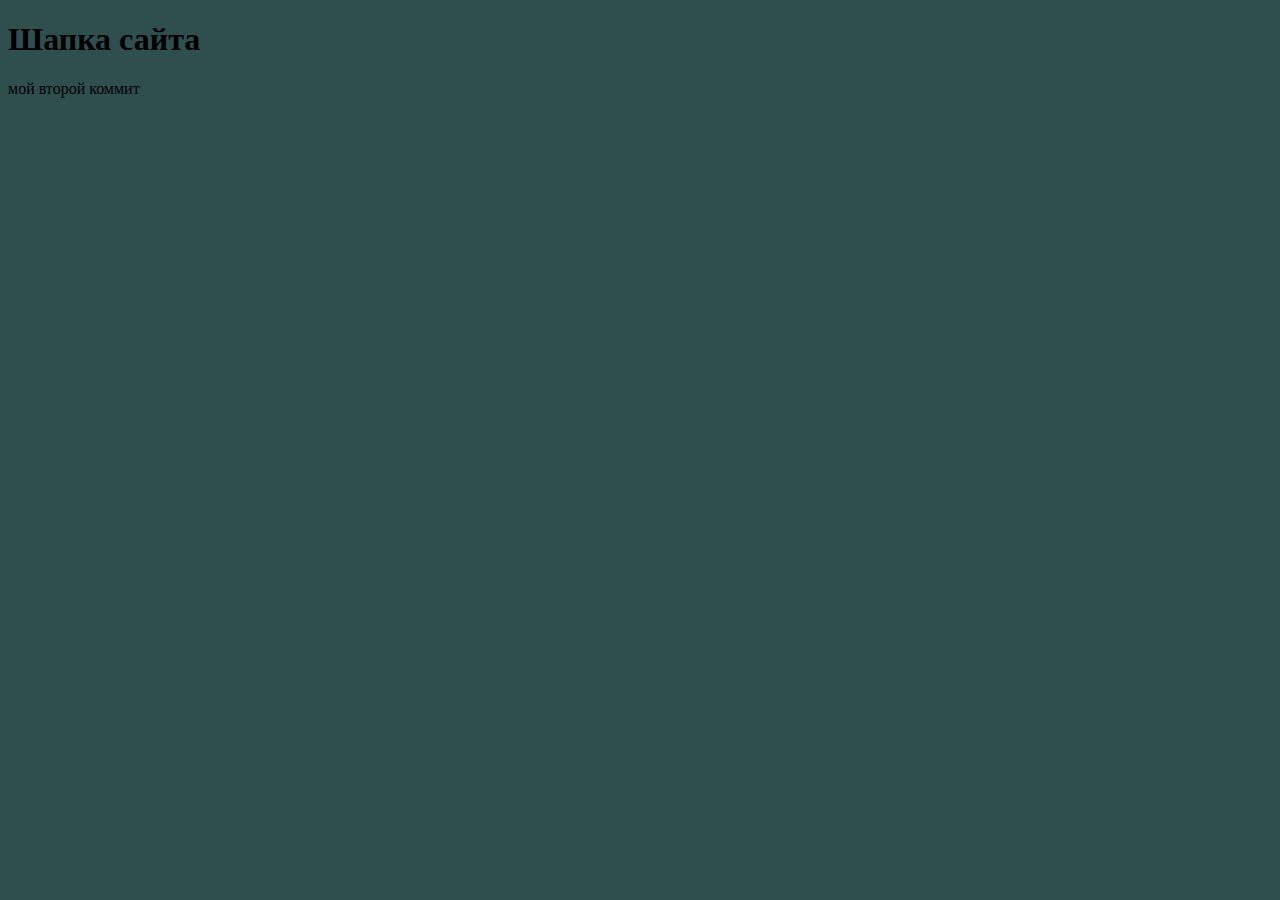
<file: index.html>
<!DOCTYPE html>
<html>
    <head>
        <meta charset="UTF-8">
        <link rel="stylesheet" href="style.css">
        <title>Портфолио</title>
        <meta name="viewport" content="width=device-width, initial-scale=1">
        <meta name="description" content="портфолио на Яндекс Практикуме">
        <meta name="keywords" content="html, css, javascript">
        <meta name="author" content="Сергей Ерхов">
    </head>
    <body class="page">
        <header class="headers"> 
            <h1>
Шапка сайта
            </h1>
            <p> мой второй коммит</p>
        </header>

    </body>
</html>
</file>
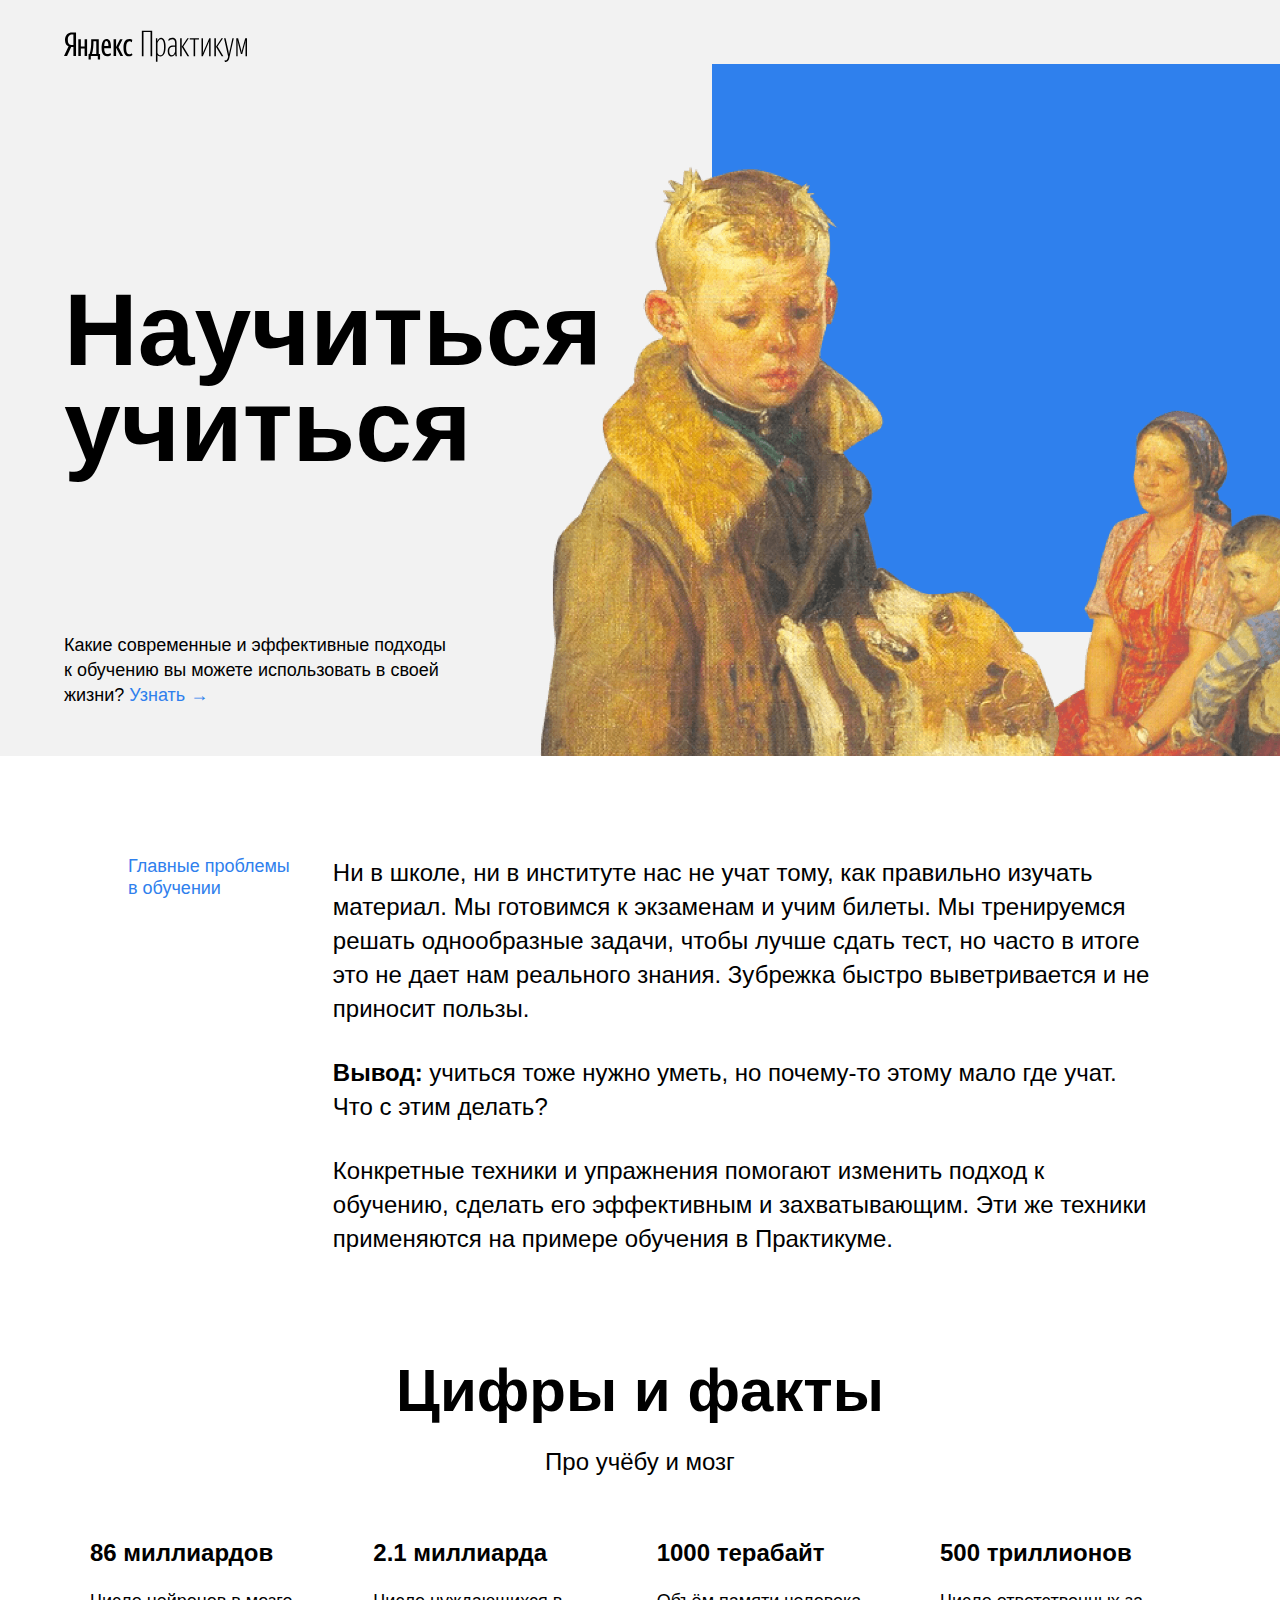
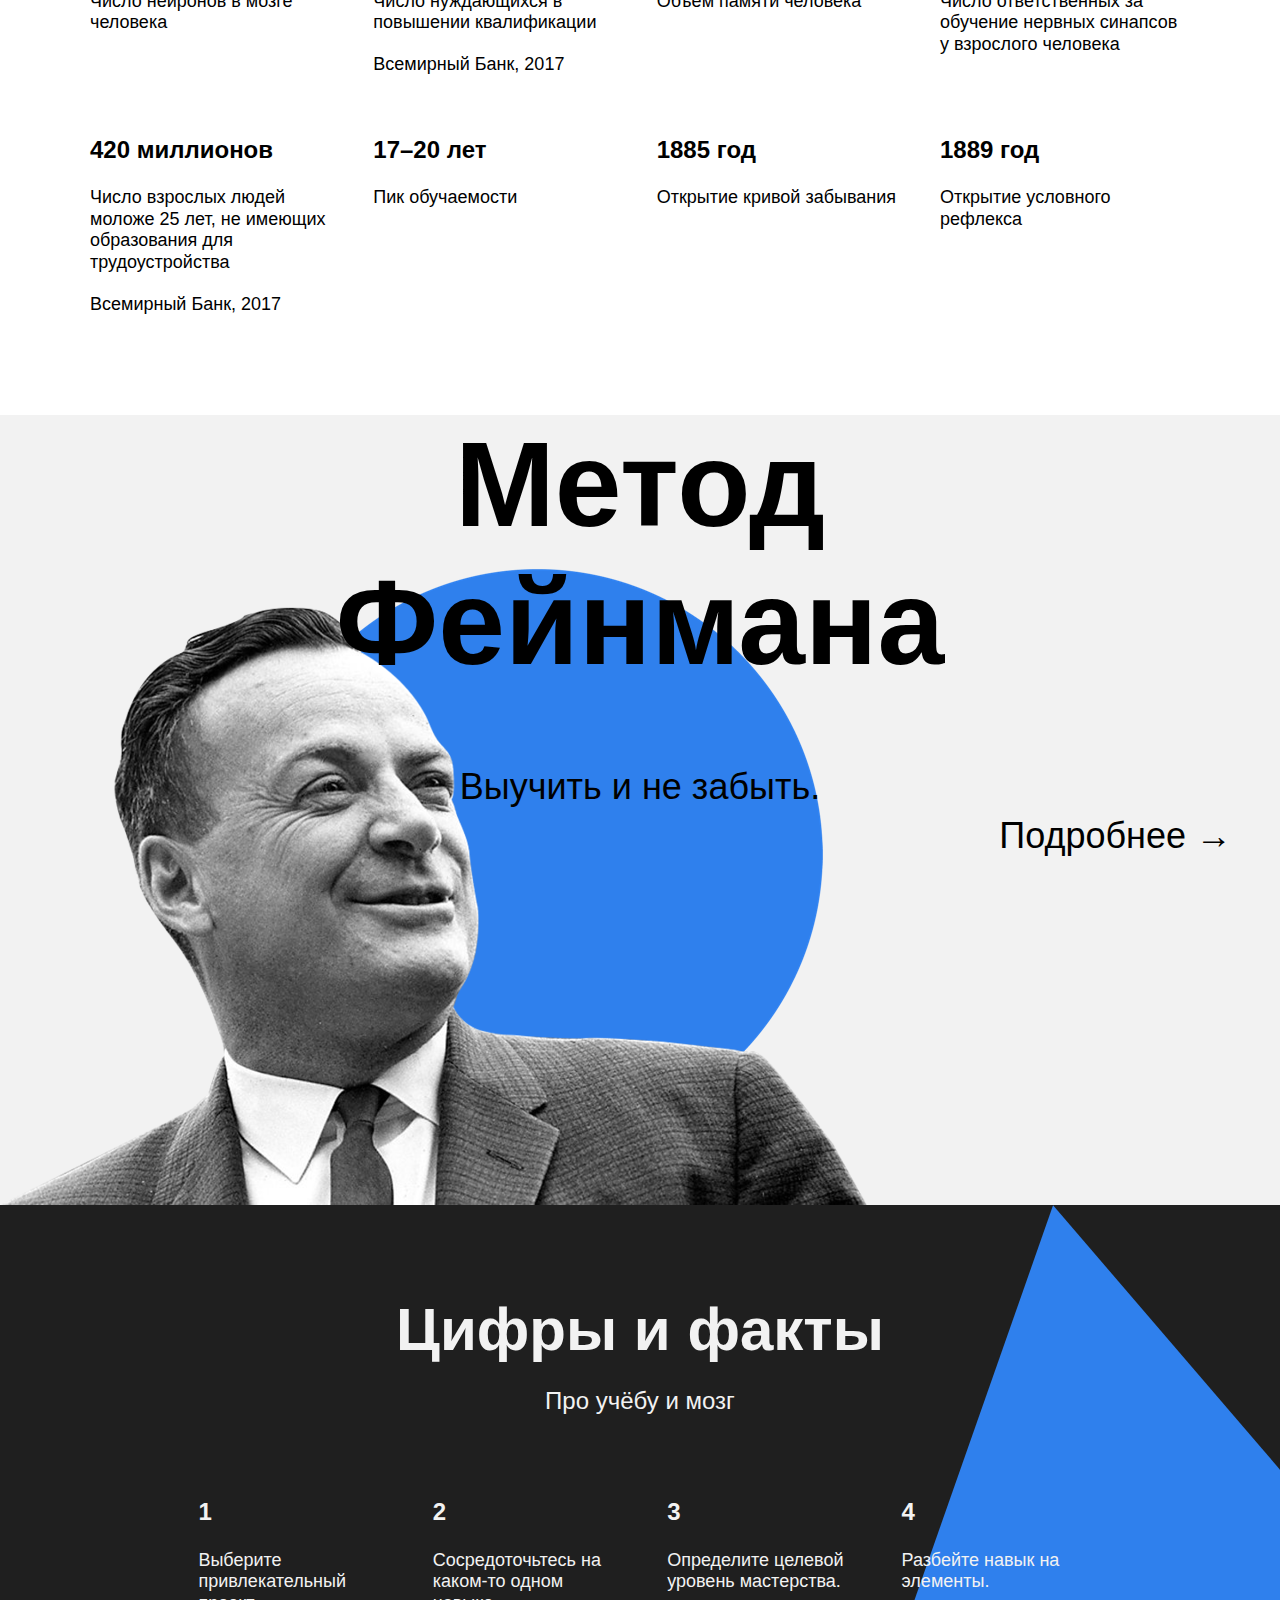
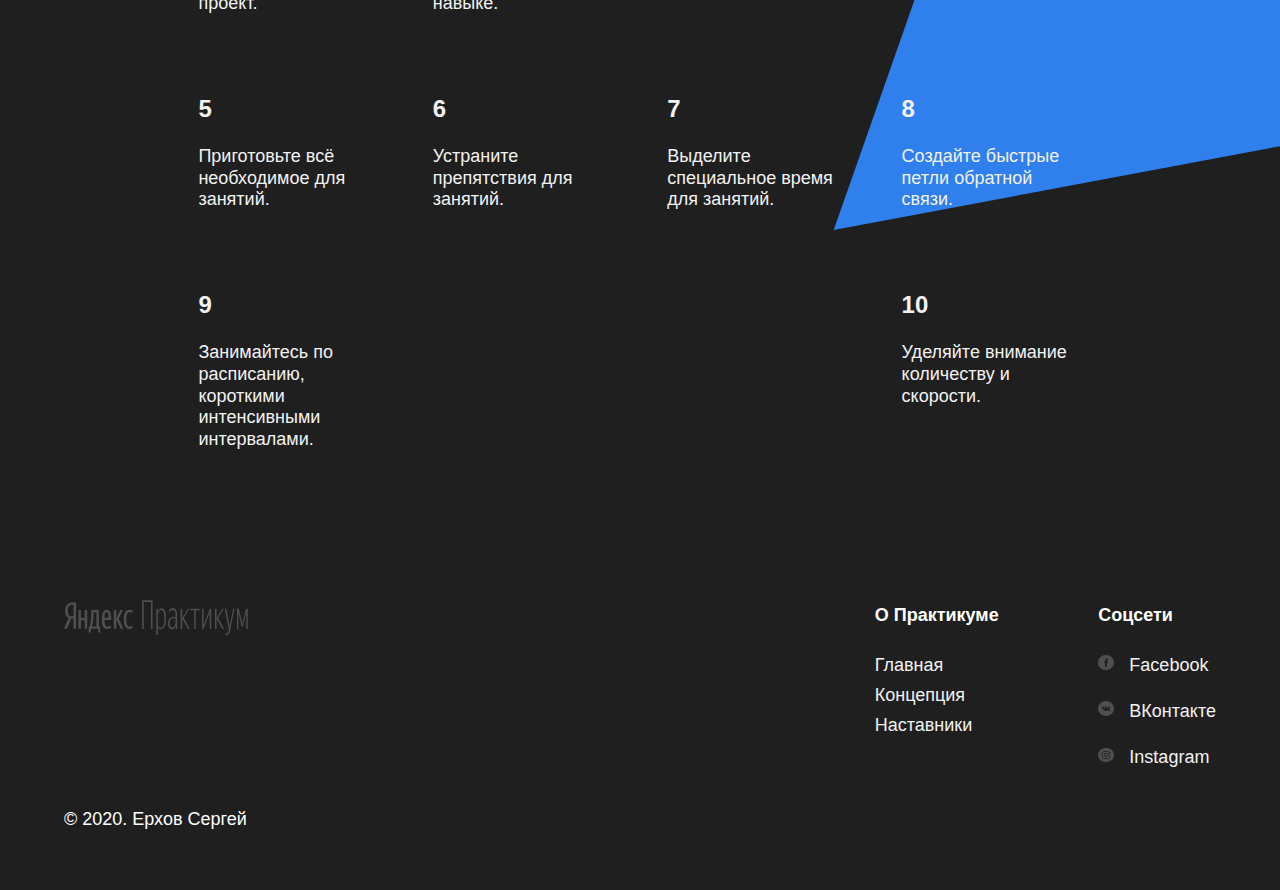
<file: how-to-learn-master/index.html>
<!DOCTYPE html>
<html lang="ru">
<head>
  <meta charset="UTF-8">
  <meta name="viewport" content="width=device-width, initial-scale=1.0">
  <link rel="stylesheet" href="./styles/normalize.css">
  <link rel="stylesheet" href="./styles/style.css">
  <title>Научиться учиться</title>
</head>
<body>
  <div class="page">
    <header class="header">
     <a class="logo logo_place_header" href="/"><img src="./images/logo_place_header.svg" alt="images"></a>


<div class="header__title">
  <p>
    Научиться <br> учиться
  </p>
</div>

<div class="header__subtitle">
  <p>Какие современные и эффективные подходы <br> к обучению вы можете использовать в своей <br> жизни? <a href="/" class="header__link">Узнать →</a></p>
</div>

<div class="main__illustration"></div>

<div class="square__pic"></div>


  </header>

  <main class="content">
    <section class="description">
      <div class="two-columns">
          <h2 class="two-columns__brief"> Главные проблемы в обучении</h2>
      <div class="two-columns__main-text">
          <p class="two-columns__paragraph">Ни в школе, ни в институте нас не учат тому, как правильно изучать
              материал. Мы готовимся к экзаменам и учим билеты. Мы тренируемся решать
              однообразные задачи, чтобы лучше сдать тест, но часто в итоге это не дает нам реального знания. Зубрежка
              быстро выветривается и не приносит пользы.
          </p>
          <p class="two-columns__paragraph"><span class="two-columns__span-accent">
                Вывод: </span> учиться тоже нужно уметь, но почему-то этому мало где учат. Что с этим делать?
          </p>
          <p class="two-columns__paragraph">Конкретные техники и упражнения помогают изменить подход к обучению,
              сделать его эффективным и захватывающим.
              Эти же техники применяются на примере обучения в Практикуме.</p>
      </div>
      </div>
    </section>

    <section class="digits">
      <h1 class="section-title">Цифры и факты</h1>
      <h2 class="section-subtitle">Про учёбу и мозг</h2>
      <div class="table">
        <div class="table__cell">
          <h3 class="table__heading">86 миллиардов</h3>
          <p class="table__text">Число нейронов в мозге человека</p>
        </div>
        <div class="table__cell">
          <h3 class="table__heading">2.1 миллиарда</h3>
          <p class="table__text">Число нуждающихся в повышении квалификации</p>
          <p class="table__text">Всемирный Банк, 2017</p>
        </div>
        <div class="table__cell">
          <h3 class="table__heading">1000 терабайт</h3>
          <p class="table__text">Объём памяти человека</p>
        </div>
        <div class="table__cell">
          <h3 class="table__heading">500 триллионов</h3>
          <p class="table__text">Число ответственных за обучение нервных синапсов у взрослого человека</p>
        </div>
        <div class="table__cell">
          <h3 class="table__heading">420 миллионов</h3>
          <p class="table__text">Число взрослых людей моложе 25 лет, не имеющих образования для трудоустройства</p>
          <p class="table__text">Всемирный Банк, 2017</p>
        </div>
        <div class="table__cell">
          <h3 class="table__heading">17–20 лет</h3>
          <p class="table__text">Пик обучаемости</p>
        </div>
        <div class="table__cell">
          <h3 class="table__heading">1885 год</h3>
          <p class="table__text">Открытие кривой забывания</p>
        </div>
        <div class="table__cell">
          <h3 class="table__heading">1889 год</h3>
          <p class="table__text">Открытие условного рефлекса</p>
        </div>
      </div>
    </section>

    <section class="feynman">
      <div class="feynman__image"></div>
      <h1 class="feynman__title">Метод Фейнмана</h1>
      <p class="feynman__subtitle">Выучить и не забыть.</p>
      <a href="/" class="feynman__link">Подробнее →</a>
    </section>

    <section class="kaufman">
      <h1 class="section-title section-title_theme_dark">Цифры и факты</h1>
      <h2 class="section-subtitle section-subtitle_theme_dark">Про учёбу и мозг</h2>
      <div class="table table_theme_dark">
        <div class="table__cell table__cell_theme_dark">
          <h3 class="table__heading table__heading_theme_dark">1</h3>
          <p class="table__text table__text_theme_dark">Выберите привлекательный проект.</p>
      </div>
        <div class="table__cell table__cell_theme_dark">
          <h3 class="table__heading table__heading_theme_dark">2</h3>
          <p class="table__text table__text_theme_dark">Сосредоточьтесь на каком-то одном навыке.</p>
        </div>
        <div class="table__cell table__cell_theme_dark">
          <h3 class="table__heading table__heading_theme_dark">3</h3>
          <p class="table__text table__text_theme_dark">Определите целевой уровень мастерства.</p>
        </div>
        <div class="table__cell table__cell_theme_dark">
          <h3 class="table__heading table__heading_theme_dark">4</h3>
          <p class="table__text table__text_theme_dark">Разбейте навык на элементы.</p>
        </div>
        <div class="table__cell table__cell_theme_dark">
          <h3 class="table__heading table__heading_theme_dark">5</h3>
          <p class="table__text table__text_theme_dark">Приготовьте всё необходимое для занятий.</p>
        </div>
        <div class="table__cell table__cell_theme_dark">
          <h3 class="table__heading table__heading_theme_dark">6</h3>
          <p class="table__text table__text_theme_dark">Устраните препятствия для занятий.</p>
        </div>
        <div class="table__cell table__cell_theme_dark">
          <h3 class="table__heading table__heading_theme_dark">7</h3>
          <p class="table__text table__text_theme_dark">Выделите специальное время для занятий.</p>
        </div>
        <div class="table__cell table__cell_theme_dark">
          <h3 class="table__heading table__heading_theme_dark">8</h3>
          <p class="table__text table__text_theme_dark">Создайте быстрые петли обратной связи.</p>
        </div>
        <div class="table__cell table__cell_theme_dark">
          <h3 class="table__heading table__heading_theme_dark">9</h3>
          <p class="table__text table__text_theme_dark">Занимайтесь по расписанию, короткими интенсивными интервалами.</p>
        </div>
        <div class="table__cell table__cell_theme_dark">
          <h3 class="table__heading table__heading_theme_dark">10</h3>
          <p class="table__text table__text_theme_dark">Уделяйте внимание количеству и скорости.</p>
        </div>
        <img  class="kaufman_triangle" src="./images/kaufman-triangle.svg" alt="images">
      </div>
    </section>

  </main>


    <footer class="footer">

      <div class="footer__columns">

        <div class="footer__columns_copyright">
          <a class="logo logo_place_footer" href="/" ><img src="./images/logo_place_footer.svg" alt="images"></a>
          <p class="footer__author"> © 2020. Ерхов Сергей </p>
        </div>

        <nav class="footer__columns_info">
          <h2 class="column-heading"> О Практикуме </h2>
           <ul class="footer__columns_info_list">
           <li><a class="footer__column-links" href="/"> Главная </a></li>
           <li><a class="footer__column-links" href="/"> Концепция </a></li>
           <li><a class="footer__column-links" href="/"> Наставники </a></li>
          </ul>
        </nav>

        <nav class="footer__columns_social">
          <h2 class="column-heading"> Соцсети </h2>
          <ul class="footer__columns_social_list">
            <li>
              <a class="footer__column-links" href="/">
              <img class="social-icon" src="./images/facebook_color_white.svg" alt="images">
              Facebook
              </a>
            </li>
          </ul>

          <ul class="footer__columns_social_list">
            <li>
              <a class="footer__column-links" href="/">
              <img class="social-icon" src="./images/vk_color_white.svg" alt="images">
              ВКонтакте
              </a>
            </li>
          </ul>

          <ul class="footer__columns_social_list">
            <li>
              <a class="footer__column-links" href="/">
              <img class="social-icon" src="./images/instagram_color_white.svg" alt="images">
              Instagram
              </a>
            </li>
          </ul>
        </nav>
  </div>
  </footer>
  </div>
</body>
</html>
</file>
<file: style.css>
.page {
    background-color: darkslategrey;
}
</file>
<file: how-to-learn-master/styles/style.css>
.page {
  min-width: 1100px;
  /* мы ещё не умеем делать мобильную версию сайта, */
  /* поэтому выше установлена минимальная ширина страницы */
  max-width: 1600px;
  /* выше установили ограничение по максимальной ширине */
  margin: 0 auto;
  /* выше для экранов больше 1600px отцентрировали весь контент */
  font-family: 'Helvetica Neue', Arial, sans-serif;
}

.header {
  height: 100vh;
  min-height: 600px;
  max-height: 756px;
  background-color: #f2f2f2;
  position: relative;
  justify-content: center;
  display: flex;
  flex-direction: column;

  /* выше установили ограничения для секции */
}

 .logo {
  width: 183px;
  height: 32px;

}

 .logo_place_header {
  position: absolute;
  top: 30px;
  left: 64px;

}

 .header__title {
  position: absolute;
  width: 720px;
  left: 64px;
  z-index: 1;
  line-height: 96px;
  font-size: 102px;
  font-weight: bold;

}

 .header__subtitle {
  position: absolute;
  width: 720px;
  left: 64px;
  z-index: 2;
  bottom: 30px;
  line-height: 25px;
  font-size: 18px;
}

.header__link {
  text-decoration: none;
  color: #2f80ed;
}

.main__illustration {
  width: 568px;
  height: 568px;
  position: absolute;
  top: 64px;
  right: 0;
  background-color: #2f80ed;
}

.square__pic {
  width: 765px;
  height: 608px;
  position: absolute;
  bottom:0;
  right: 0;
  background-image: url("../images/header-image.png");
  background-repeat: no-repeat;
  background-size: cover;
  background-position: center;
  display: inline-block;
}


.description {
  margin-top: 100px;
  display: flex;
  flex-direction: row;
  justify-content: center;
}

.two-columns {
  display: flex;
  width: 80%;
  min-width: 784px;
  justify-content: space-between;
}

.two-columns__brief {
  width: 175px;
  font-size: 18px;
  line-height: 1.2;
  font-weight: normal;
  text-decoration: none;
  color: #2f80ed;
  margin-top: 0;
}
.two-columns__brief a:nth-child(1) {
  text-decoration: none;
  color: #2f80ed;
}

.two-columns__main-text {
  width: 80%;
}

.two-columns__paragraph {
  font-size: 24px;
  line-height: 34px;

}
.two-columns__main-text p:nth-child(1) {
  margin-top: 0;
  margin-bottom: 30px;
}

.two-columns__main-text p:nth-child(3) {
  margin-top: 30px;
  margin-bottom: 0;
  }

.two-columns__span-accent {
  font-weight: bold;
  font-size: 24px;
  line-height: 34px;
}

.digits {
  margin-top: 100px;
  margin-bottom: 100px;
  margin-left: auto;
  margin-right: auto;
  display: flex;
  flex-direction: column;
  align-items: center;

}

.section-title {
  width: 60%;
  display: flex;
  justify-content: center;
  font-weight: bold;
  font-size: 60px;
  line-height: 69px;
  margin-top: 0px;


}

.section-subtitle {
  width: 60%;
  display: flex;
  justify-content: center;
  font-size: 24px;
  line-height: 34px;
  font-weight: normal;
  margin-bottom: 60px;
  margin-top: -20px;
}

.table {
  display: flex;
  width: 1100px;
  flex-wrap: wrap;
  justify-content: space-between;
  flex-direction: row;


}

.table__cell{
  width: 250px;

}

.table__heading {
  margin-top: 0px;
  font-size: 24px;
  line-height: 1.15;
  font-weight: bold;
}

.table__text {
  margin-top: 20px;
  margin-bottom: 0;
  font-size: 18px;
  line-height: 1.2;
  font-weight: normal;
}

.table div:nth-child(-n+4) {
  margin-bottom: 60px;
}

.feynman {
  height: 790px;
  background-color: #f2f2f2;
  position: relative;
  display: flex;
  flex-direction: column;
  align-items: center;

}
.feynman__image {
  width: 867px;
  height: 637px;
  background-image: url("../images/feynman.png");
  position: absolute;
  bottom: 0;
  left: 0;
}

.feynman__title {
  text-align: center;
  width: 648px;
  margin-top: 0;
  margin-bottom: 70px;
  font-size: 120px;
  line-height: 1.15;
  font-weight: bold;
  z-index: 1;
}

.feynman__subtitle {
  margin: 0;
  padding: 0;
  align-items: center;
  z-index: 2;
  font-size: 36px;
  line-height: 51px;
}

.feynman__link {
  color: black;
  text-decoration: none;
  position: absolute;
  top: 50%;
  right: 48px;
  font-size: 36px;
  line-height: 51px;
  z-index: 3;
}

.kaufman {
  position: relative;
  overflow: hidden;
  margin-left: auto;
  margin-right: auto;
  display: flex;
  flex-direction: column;
  align-items: center;
  background-color: #1f1f1f;
  z-index: 1;

}

.table_theme_dark div:nth-child(-n+5) {
  margin-bottom: 80px;
}

.section-title_theme_dark {
  margin-top: 90px;
  margin-bottom: 0;
  font-size: 60px;
  line-height: 69px;
  z-index: 2;
  color: #f2f2f2;

}

.section-subtitle_theme_dark {
  margin-top: 20px;
  margin-bottom: 0;
  font-size: 24px;
  line-height: 34px;
  z-index: 3;
  color: #f2f2f2;
}

.kaufman_triangle {
  width: 877px;
  height: 877px;
  position: absolute;
  top: 0px;
  right: -210px;
  display: flexs;
}

.table_theme_dark {
  margin-top: 80px;
  margin-bottom: 90px;
  width: 69%;
  z-index: 1;
}

.table__heading_theme_dark {
  font-size: 24px;
  line-height: 1.15;
}

.table__text_theme_dark {
  font-size: 18px;
  line-height: 1.2;
}

.table__cell_theme_dark {
  color: #f2f2f2;
  width: 20vh;
  z-index: 1;
}

.footer {
  display: flex;
  min-height: 350px;
  background-color: #1f1f1f;
  color: white;
}

.footer__columns {
  width: 90%;
  display: flex;
  flex-direction: row;
  justify-content: space-between;
  margin-left: auto;
  margin-right: auto;
  margin-top: 60px;
  margin-bottom: 40px;

}

.footer__columns_copyright {
  flex-basis: 711px;
  position: relative;


}

.logo_place_footer {
  width: 183px;
  height: 35px;
  position: absolute;
  top: 0;
  left: 0;
}

.footer__author {
  line-height: 25px;
  font-size: 18px;
  font-weight: normal;
  position: absolute;
  bottom: 18px;
  left: 0;
  margin: 18px 0 0 0;
}

.column-heading {
  font-size: 18px;
  line-height: 30px;
  font-weight: bold;
  margin-top: 0;
  margin-bottom: 20px;
}

.footer__columns_info_list {
  list-style: none;
  margin-left: 0;
  padding-left: 0;
}

.footer__column-links {
  text-decoration: none;
  color: #f2f2f2;
  font-size: 18px;
  line-height: 30px;
  font-weight: normal;
}

.footer__columns_social_list {
  list-style: none;
  margin-left: 0;
  padding-left: 0;
}

.social-icon {
  width: 16px;
  height: 16px;
  margin: auto 10px auto 0;

}
</file>
